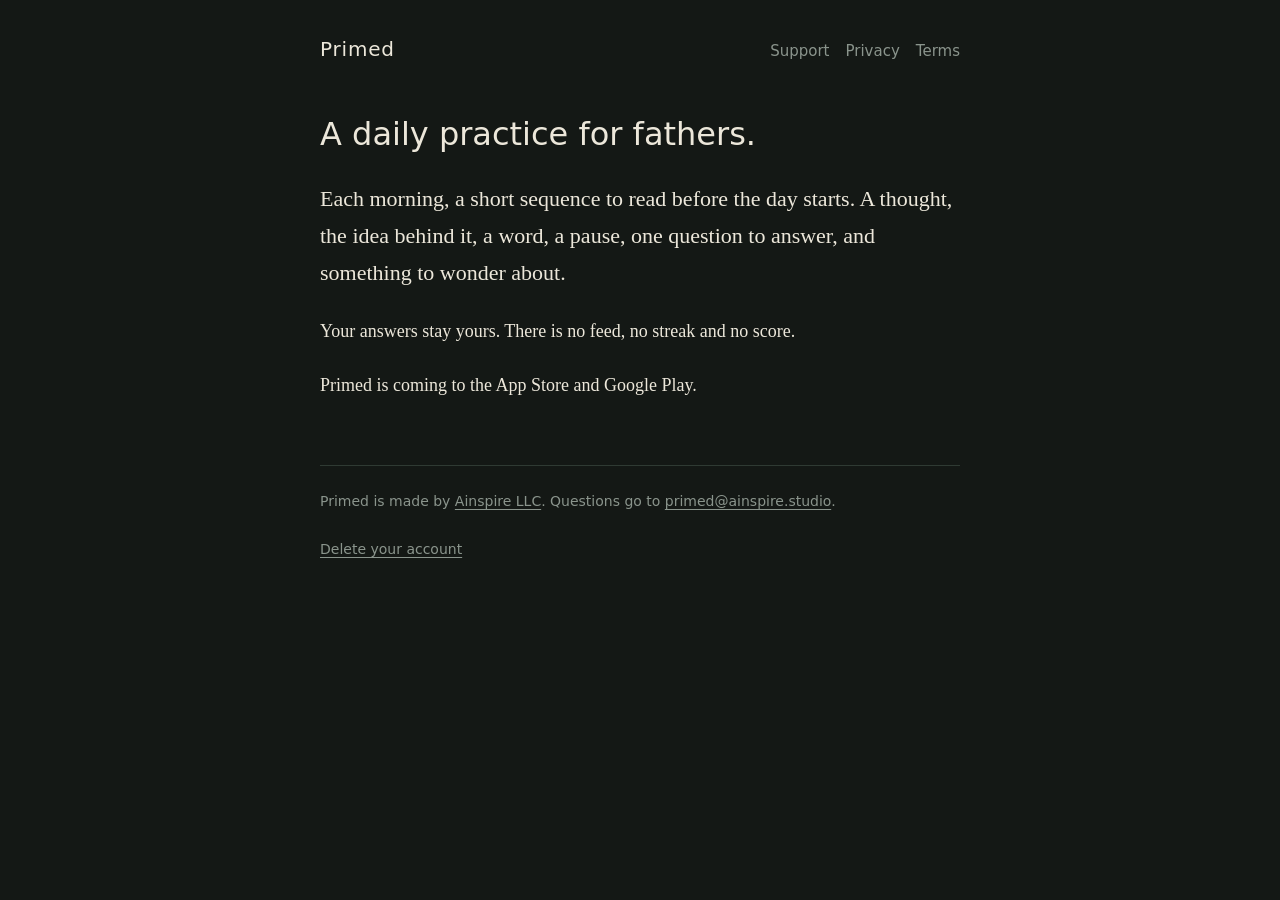
<file: index.html>
<!doctype html>
<html lang="en">
<head>
  <meta charset="utf-8">
  <meta name="viewport" content="width=device-width, initial-scale=1">
  <title>Primed</title>
  <meta name="description" content="Primed is a daily morning practice for fathers.">
  <link rel="stylesheet" href="/styles.css">
</head>
<body>
  <div class="page">
    <header class="site">
      <a class="wordmark" href="/">Primed</a>
      <nav class="site" aria-label="Site">
        <a href="/support/">Support</a>
        <a href="/privacy/">Privacy</a>
        <a href="/terms/">Terms</a>
      </nav>
    </header>

    <main>
      <h1>A daily practice for fathers.</h1>
      <p class="lede">Each morning, a short sequence to read before the day starts. A thought, the idea behind it, a word, a pause, one question to answer, and something to wonder about.</p>
      <p>Your answers stay yours. There is no feed, no streak and no score.</p>
      <p>Primed is coming to the App Store and Google Play.</p>
    </main>

    <footer class="site">
      <p>Primed is made by <a href="https://ainspire.studio">Ainspire LLC</a>. Questions go to <a href="mailto:primed@ainspire.studio">primed@ainspire.studio</a>.</p>
      <p><a href="/delete-account/">Delete your account</a></p>
    </footer>
  </div>
</body>
</html>
</file>
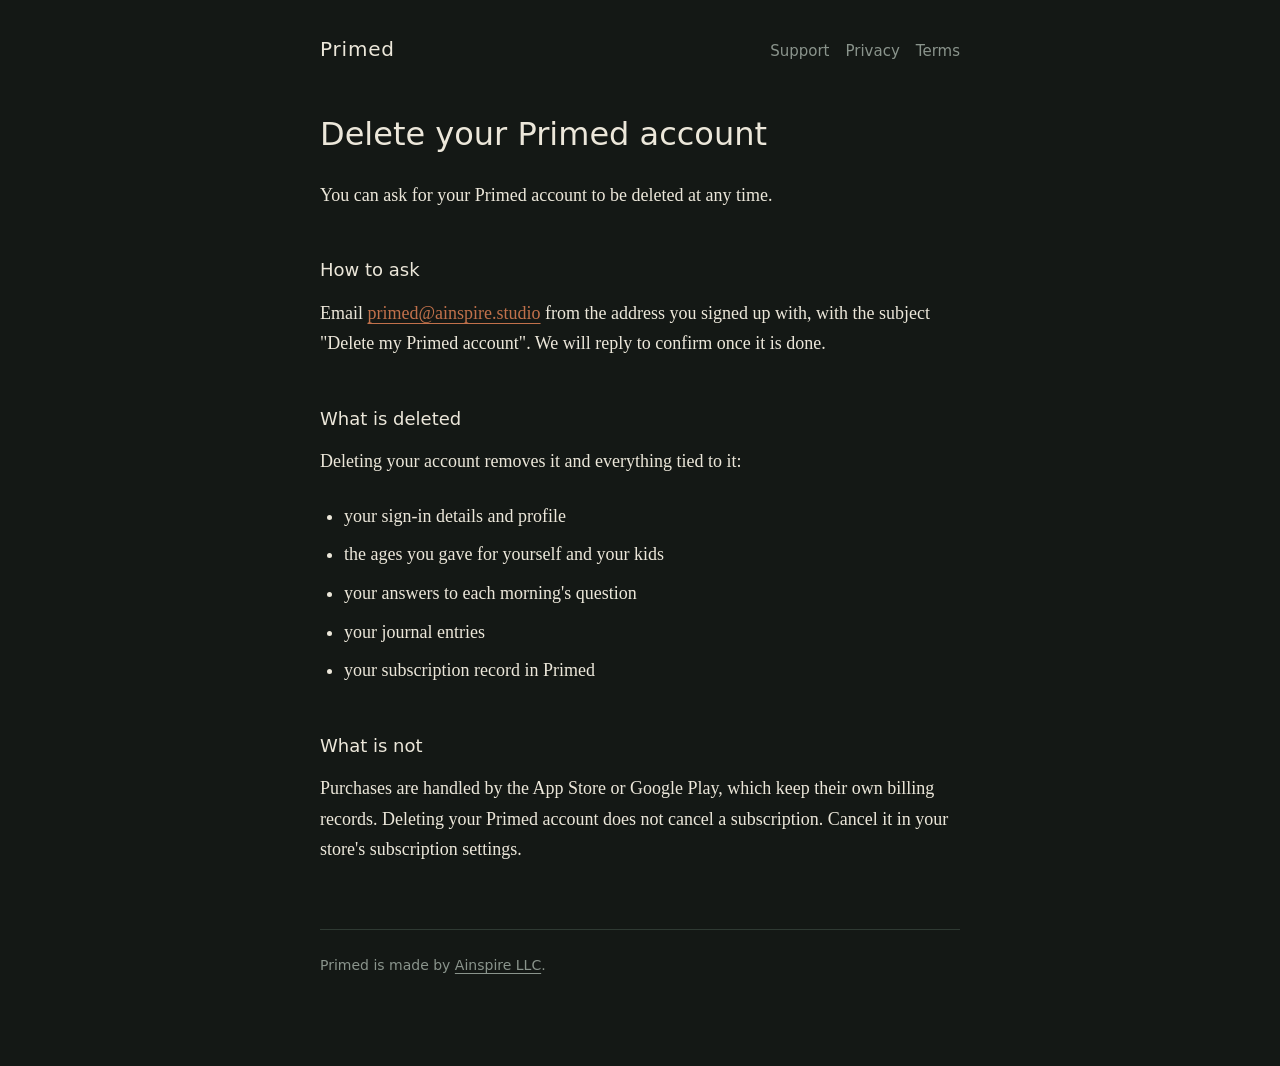
<file: delete-account/index.html>
<!doctype html>
<html lang="en">
<head>
  <meta charset="utf-8">
  <meta name="viewport" content="width=device-width, initial-scale=1">
  <title>Delete Your Account · Primed</title>
  <meta name="description" content="How to delete your Primed account and the data tied to it.">
  <link rel="stylesheet" href="/styles.css">
</head>
<body>
  <div class="page">
    <header class="site">
      <a class="wordmark" href="/">Primed</a>
      <nav class="site" aria-label="Site">
        <a href="/support/">Support</a>
        <a href="/privacy/">Privacy</a>
        <a href="/terms/">Terms</a>
      </nav>
    </header>

    <main>
      <h1>Delete your Primed account</h1>
      <p>You can ask for your Primed account to be deleted at any time.</p>

      <h2>How to ask</h2>
      <p>Email <a href="mailto:primed@ainspire.studio?subject=Delete%20my%20Primed%20account">primed@ainspire.studio</a> from the address you signed up with, with the subject "Delete my Primed account". We will reply to confirm once it is done.</p>

      <h2>What is deleted</h2>
      <p>Deleting your account removes it and everything tied to it:</p>
      <ul>
        <li>your sign-in details and profile</li>
        <li>the ages you gave for yourself and your kids</li>
        <li>your answers to each morning's question</li>
        <li>your journal entries</li>
        <li>your subscription record in Primed</li>
      </ul>

      <h2>What is not</h2>
      <p>Purchases are handled by the App Store or Google Play, which keep their own billing records. Deleting your Primed account does not cancel a subscription. Cancel it in your store's subscription settings.</p>
    </main>

    <footer class="site">
      <p>Primed is made by <a href="https://ainspire.studio">Ainspire LLC</a>.</p>
    </footer>
  </div>
</body>
</html>
</file>
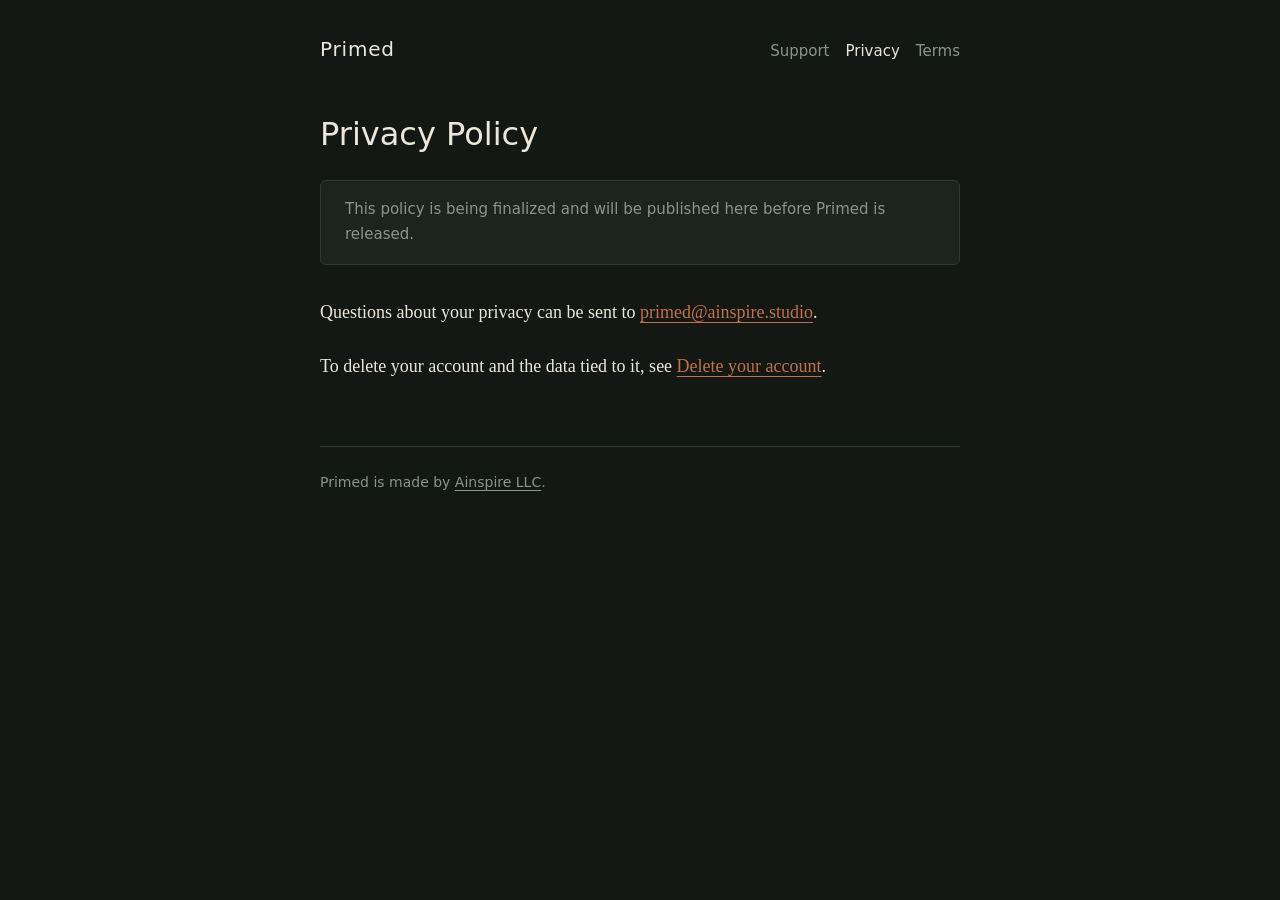
<file: privacy/index.html>
<!doctype html>
<html lang="en">
<head>
  <meta charset="utf-8">
  <meta name="viewport" content="width=device-width, initial-scale=1">
  <title>Privacy Policy · Primed</title>
  <meta name="description" content="The Primed privacy policy.">
  <link rel="stylesheet" href="/styles.css">
</head>
<body>
  <div class="page">
    <header class="site">
      <a class="wordmark" href="/">Primed</a>
      <nav class="site" aria-label="Site">
        <a href="/support/">Support</a>
        <a href="/privacy/" aria-current="page">Privacy</a>
        <a href="/terms/">Terms</a>
      </nav>
    </header>

    <main>
      <h1>Privacy Policy</h1>
      <p class="note">This policy is being finalized and will be published here before Primed is released.</p>
      <p>Questions about your privacy can be sent to <a href="mailto:primed@ainspire.studio">primed@ainspire.studio</a>.</p>
      <p>To delete your account and the data tied to it, see <a href="/delete-account/">Delete your account</a>.</p>
    </main>

    <footer class="site">
      <p>Primed is made by <a href="https://ainspire.studio">Ainspire LLC</a>.</p>
    </footer>
  </div>
</body>
</html>
</file>
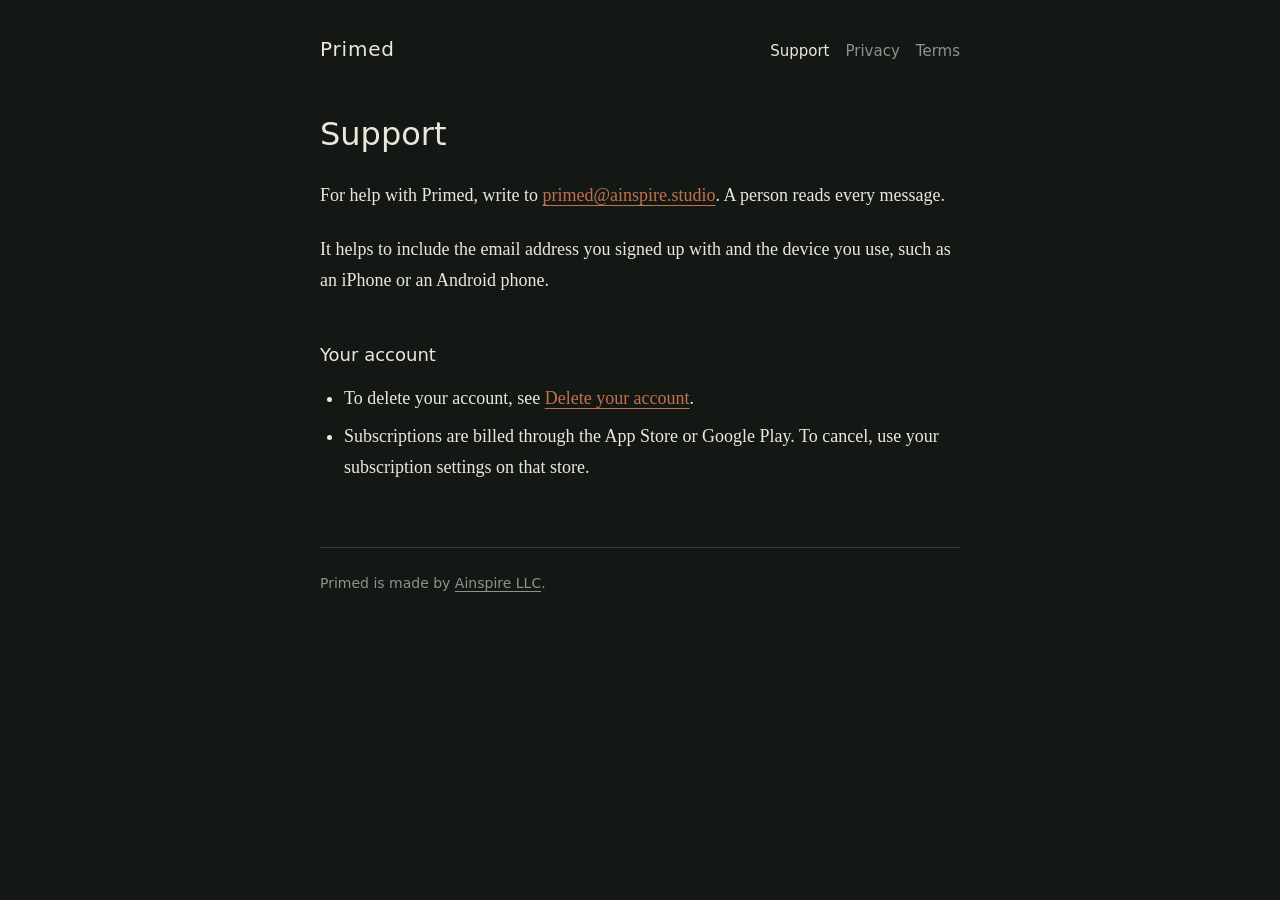
<file: support/index.html>
<!doctype html>
<html lang="en">
<head>
  <meta charset="utf-8">
  <meta name="viewport" content="width=device-width, initial-scale=1">
  <title>Support · Primed</title>
  <meta name="description" content="Get help with Primed.">
  <link rel="stylesheet" href="/styles.css">
</head>
<body>
  <div class="page">
    <header class="site">
      <a class="wordmark" href="/">Primed</a>
      <nav class="site" aria-label="Site">
        <a href="/support/" aria-current="page">Support</a>
        <a href="/privacy/">Privacy</a>
        <a href="/terms/">Terms</a>
      </nav>
    </header>

    <main>
      <h1>Support</h1>
      <p>For help with Primed, write to <a href="mailto:primed@ainspire.studio">primed@ainspire.studio</a>. A person reads every message.</p>
      <p>It helps to include the email address you signed up with and the device you use, such as an iPhone or an Android phone.</p>

      <h2>Your account</h2>
      <ul>
        <li>To delete your account, see <a href="/delete-account/">Delete your account</a>.</li>
        <li>Subscriptions are billed through the App Store or Google Play. To cancel, use your subscription settings on that store.</li>
      </ul>
    </main>

    <footer class="site">
      <p>Primed is made by <a href="https://ainspire.studio">Ainspire LLC</a>.</p>
    </footer>
  </div>
</body>
</html>
</file>
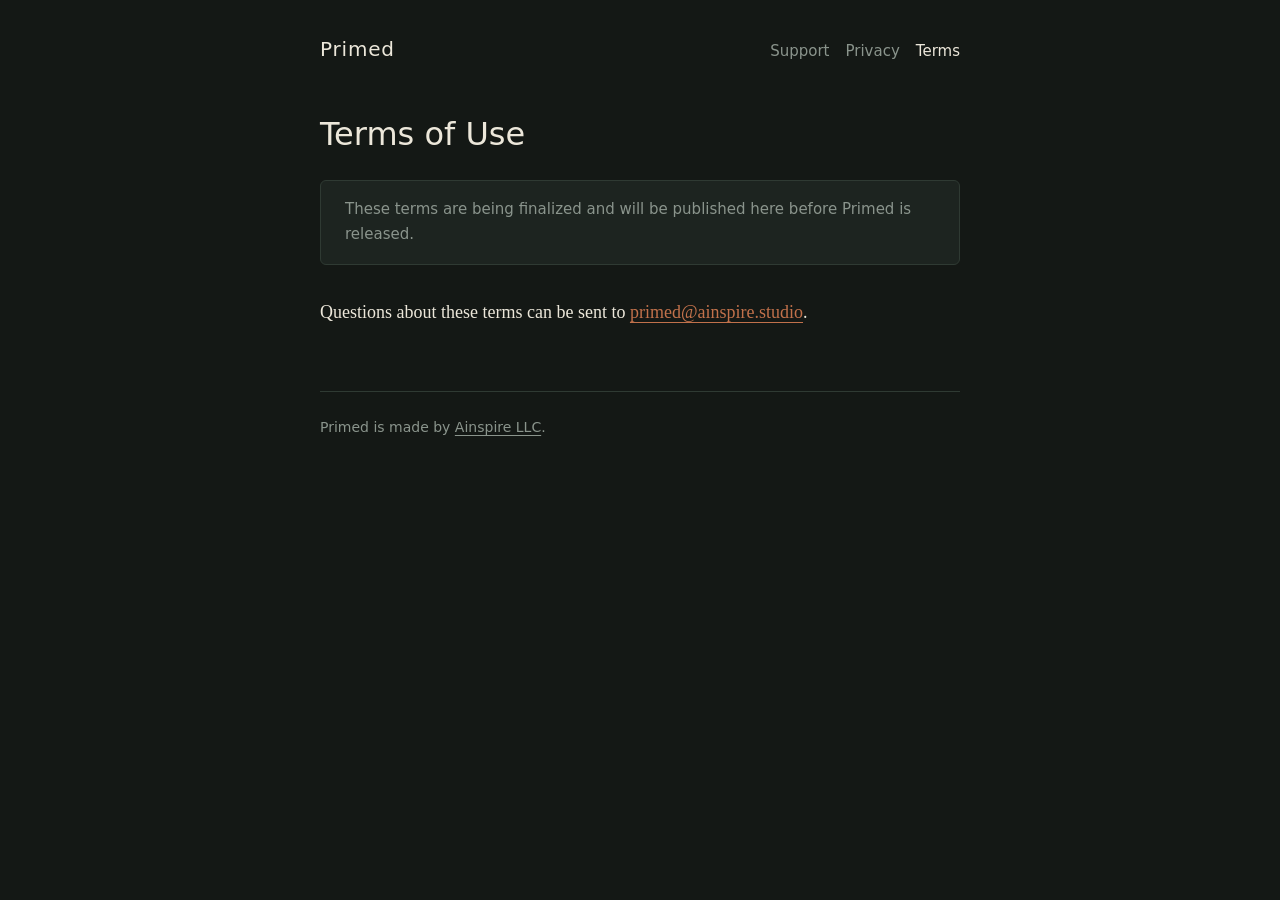
<file: terms/index.html>
<!doctype html>
<html lang="en">
<head>
  <meta charset="utf-8">
  <meta name="viewport" content="width=device-width, initial-scale=1">
  <title>Terms of Use · Primed</title>
  <meta name="description" content="The Primed terms of use.">
  <link rel="stylesheet" href="/styles.css">
</head>
<body>
  <div class="page">
    <header class="site">
      <a class="wordmark" href="/">Primed</a>
      <nav class="site" aria-label="Site">
        <a href="/support/">Support</a>
        <a href="/privacy/">Privacy</a>
        <a href="/terms/" aria-current="page">Terms</a>
      </nav>
    </header>

    <main>
      <h1>Terms of Use</h1>
      <p class="note">These terms are being finalized and will be published here before Primed is released.</p>
      <p>Questions about these terms can be sent to <a href="mailto:primed@ainspire.studio">primed@ainspire.studio</a>.</p>
    </main>

    <footer class="site">
      <p>Primed is made by <a href="https://ainspire.studio">Ainspire LLC</a>.</p>
    </footer>
  </div>
</body>
</html>
</file>
<file: styles.css>
/* Primed's brand tokens, mirrored from primed/docs/brand.md. Always dark, like
   the app: there is no light mode, whatever the phone is set to. */
:root {
  --ground: #141815;
  --surface: #1d2420;
  --border: #2f3a33;
  --ink: #ece7da;
  --muted: #8a948c;
  --accent: #c1714b;
  --accent-soft: #a85f3d;
  --font-sans: ui-sans-serif, system-ui, -apple-system, "Segoe UI", sans-serif;
  --font-serif: ui-serif, Georgia, Cambria, "Times New Roman", serif;
  --space-2: 0.5rem;
  --space-4: 1rem;
  --space-6: 1.5rem;
  --space-8: 2rem;
  --space-12: 3rem;
  --space-16: 4rem;
  --reading: 42rem;
  color-scheme: dark;
}

*,
*::before,
*::after {
  box-sizing: border-box;
}

html {
  -webkit-text-size-adjust: 100%;
}

body {
  margin: 0;
  background: var(--ground);
  color: var(--ink);
  font-family: var(--font-serif);
  font-size: 1.125rem;
  line-height: 1.7;
}

.page {
  max-width: var(--reading);
  margin: 0 auto;
  padding: var(--space-8) var(--space-4) var(--space-16);
}

header.site {
  display: flex;
  align-items: baseline;
  justify-content: space-between;
  gap: var(--space-4);
  padding-bottom: var(--space-12);
  font-family: var(--font-sans);
}

.wordmark {
  color: var(--ink);
  font-size: 1.25rem;
  letter-spacing: 0.04em;
  text-decoration: none;
}

nav.site {
  display: flex;
  flex-wrap: wrap;
  gap: var(--space-2) var(--space-4);
  font-size: 0.9375rem;
}

nav.site a {
  color: var(--muted);
  text-decoration: none;
}

nav.site a:hover,
nav.site a[aria-current="page"] {
  color: var(--ink);
}

h1,
h2 {
  font-family: var(--font-sans);
  font-weight: 500;
  line-height: 1.3;
}

h1 {
  font-size: 2rem;
  margin: 0 0 var(--space-6);
}

h2 {
  font-size: 1.125rem;
  margin: var(--space-12) 0 var(--space-4);
}

p,
ul {
  margin: 0 0 var(--space-6);
}

ul {
  padding-left: var(--space-6);
}

li {
  margin-bottom: var(--space-2);
}

a {
  color: var(--accent);
  text-underline-offset: 0.2em;
}

a:hover {
  color: var(--accent-soft);
}

.note {
  margin: 0 0 var(--space-8);
  padding: var(--space-4) var(--space-6);
  border: 1px solid var(--border);
  border-radius: 0.375rem;
  background: var(--surface);
  color: var(--muted);
  font-family: var(--font-sans);
  font-size: 0.9375rem;
}

.lede {
  font-size: 1.375rem;
}

footer.site {
  margin-top: var(--space-16);
  padding-top: var(--space-6);
  border-top: 1px solid var(--border);
  color: var(--muted);
  font-family: var(--font-sans);
  font-size: 0.875rem;
}

footer.site a {
  color: var(--muted);
}
</file>
